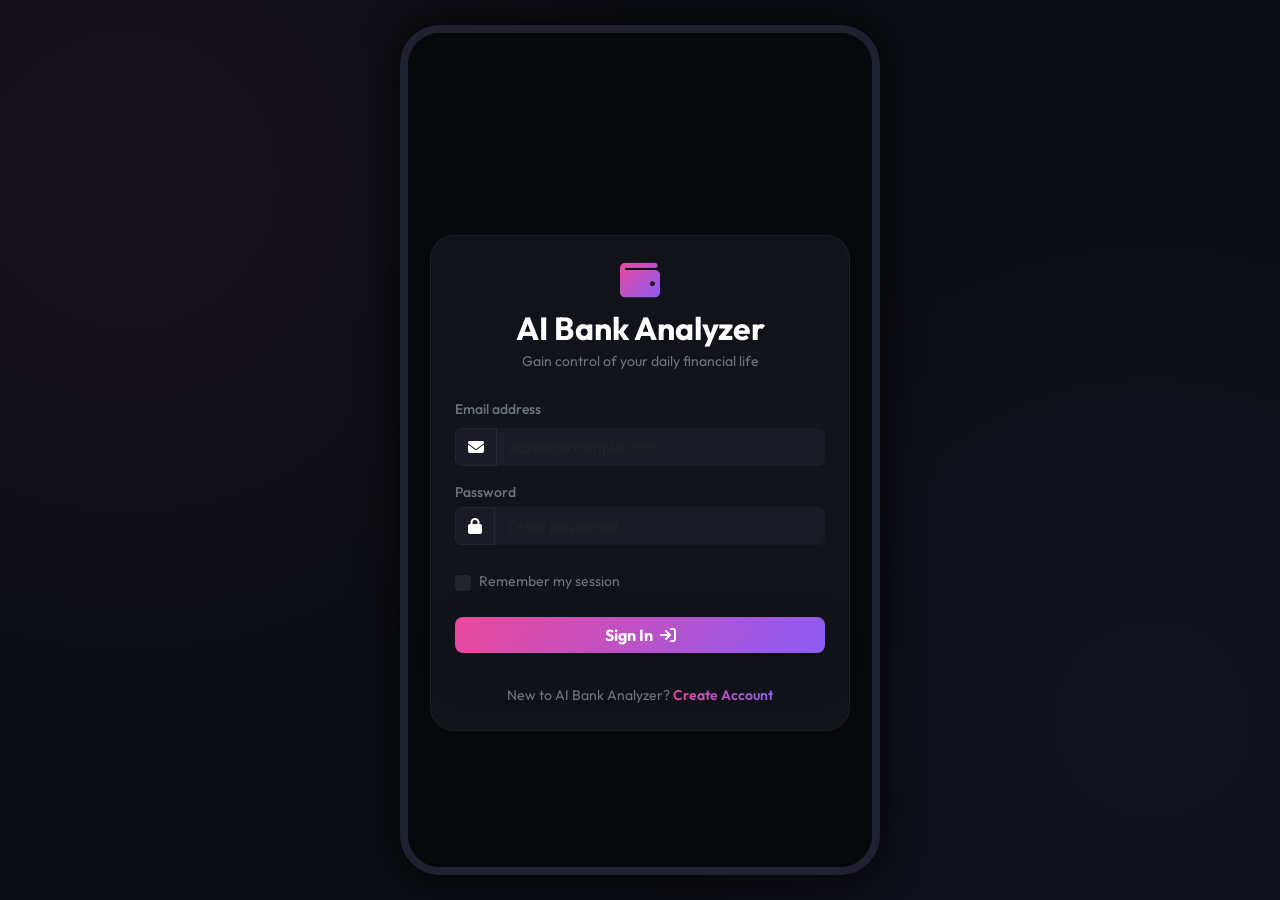
<file: login.html>
<!DOCTYPE html>
<html lang="en" data-theme="dark">
<head>
    <meta charset="UTF-8">
    <meta name="viewport" content="width=device-width, initial-scale=1.0, maximum-scale=1.0, user-scalable=no">
    <title>Sign In - AI Bank Analyzer</title>
    <link href="https://fonts.googleapis.com/css2?family=Outfit:wght@300;400;500;600;700;800&display=swap" rel="stylesheet">
    <link rel="stylesheet" href="https://cdnjs.cloudflare.com/ajax/libs/font-awesome/6.4.0/css/all.min.css">
    <link href="https://cdn.jsdelivr.net/npm/bootstrap@5.3.0/dist/css/bootstrap.min.css" rel="stylesheet">
    <link rel="stylesheet" href="css/style.css">
</head>
<body>
    <div class="app-container">
        <div class="auth-wrapper d-flex align-items-center justify-content-center min-vh-100 px-3">
            <div class="auth-card glass-panel w-100 p-4" style="max-width: 420px;">
                <div class="text-center mb-4">
                    <div class="auth-logo mb-2">
                        <i class="fa-solid fa-wallet gradient-text fs-1"></i>
                    </div>
                    <h2 class="fw-bold tracking-tight mb-1">AI Bank Analyzer</h2>
                    <p class="text-secondary small">Gain control of your daily financial life</p>
                </div>

                <!-- Alert container for error/success messages -->
                <div id="alertContainer"></div>

                <form id="loginForm">
                    <div class="mb-3">
                        <label for="email" class="form-label text-secondary small fw-medium">Email address</label>
                        <div class="input-group">
                            <span class="input-group-text border-0 bg-dark-subtle text-secondary"><i class="fa-solid fa-envelope"></i></span>
                            <input type="email" class="form-control border-0 bg-dark-subtle text-white" id="email" required placeholder="name@example.com">
                        </div>
                    </div>
                    
                    <div class="mb-4">
                        <div class="d-flex justify-content-between align-items-center mb-1">
                            <label for="password" class="form-label text-secondary small fw-medium mb-0">Password</label>
                        </div>
                        <div class="input-group">
                            <span class="input-group-text border-0 bg-dark-subtle text-secondary"><i class="fa-solid fa-lock"></i></span>
                            <input type="password" class="form-control border-0 bg-dark-subtle text-white" id="password" required placeholder="Enter password">
                        </div>
                    </div>

                    <div class="mb-4 form-check d-flex align-items-center">
                        <input type="checkbox" class="form-check-input bg-dark border-0" id="remember">
                        <label class="form-check-label text-secondary small ms-2" for="remember">Remember my session</label>
                    </div>

                    <button type="submit" class="btn btn-primary w-100 py-2.5 rounded-3 fw-bold border-0 shadow-lg gradient-btn mb-3">
                        Sign In <i class="fa-solid fa-arrow-right-to-bracket ms-1"></i>
                    </button>
                </form>

                <div class="text-center mt-3">
                    <p class="text-secondary small mb-0">
                        New to AI Bank Analyzer? 
                        <a href="register.html" class="gradient-text fw-semibold text-decoration-none">Create Account</a>
                    </p>
                </div>
            </div>
        </div>
    </div>

    <!-- Bootstrap 5 JS -->
    <script src="https://cdn.jsdelivr.net/npm/bootstrap@5.3.0/dist/js/bootstrap.bundle.min.js"></script>
    <script src="js/auth.js"></script>
    <script>
        document.addEventListener('DOMContentLoaded', () => {
            // Check if already authenticated
            checkAnonymousSession();

            // Handle Login Form
            document.getElementById('loginForm').addEventListener('submit', async (e) => {
                e.preventDefault();
                const email = document.getElementById('email').value.trim();
                const password = document.getElementById('password').value;
                const remember = document.getElementById('remember').checked;
                
                const alerts = document.getElementById('alertContainer');
                alerts.innerHTML = '';

                try {
                    const response = await apiFetch('/api/auth/login', {
                        method: 'POST',
                        body: { email, password, remember }
                    });
                    
                    if (!response) return;
                    const data = await response.json();
                    
                    if (data.status === 'ok') {
                        window.location.href = 'index.html';
                    } else {
                        alerts.innerHTML = `
                            <div class="alert alert-danger border-0 text-white bg-opacity-10 bg-danger mb-3" role="alert">
                                <small>${data.message}</small>
                            </div>
                        `;
                    }
                } catch (err) {
                    alerts.innerHTML = `
                        <div class="alert alert-danger border-0 text-white bg-opacity-10 bg-danger mb-3" role="alert">
                            <small>${err.message}</small>
                        </div>
                    `;
                }
            });
        });
    </script>
</body>
</html>
</file>
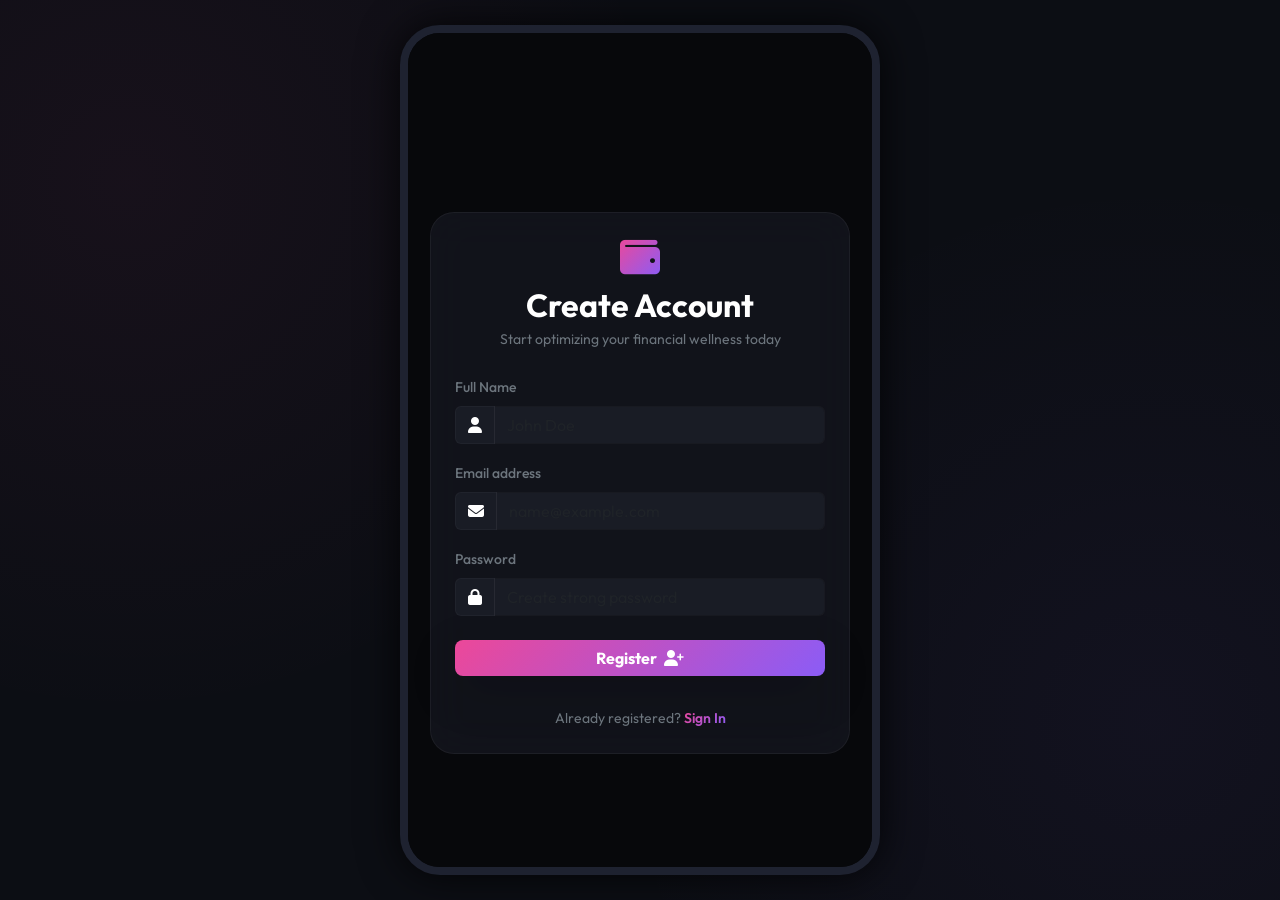
<file: register.html>
<!DOCTYPE html>
<html lang="en" data-theme="dark">
<head>
    <meta charset="UTF-8">
    <meta name="viewport" content="width=device-width, initial-scale=1.0, maximum-scale=1.0, user-scalable=no">
    <title>Create Account - AI Bank Analyzer</title>
    <link href="https://fonts.googleapis.com/css2?family=Outfit:wght@300;400;500;600;700;800&display=swap" rel="stylesheet">
    <link rel="stylesheet" href="https://cdnjs.cloudflare.com/ajax/libs/font-awesome/6.4.0/css/all.min.css">
    <link href="https://cdn.jsdelivr.net/npm/bootstrap@5.3.0/dist/css/bootstrap.min.css" rel="stylesheet">
    <link rel="stylesheet" href="css/style.css">
</head>
<body>
    <div class="app-container">
        <div class="auth-wrapper d-flex align-items-center justify-content-center min-vh-100 px-3">
            <div class="auth-card glass-panel w-100 p-4" style="max-width: 420px;">
                <div class="text-center mb-4">
                    <div class="auth-logo mb-2">
                        <i class="fa-solid fa-wallet gradient-text fs-1"></i>
                    </div>
                    <h2 class="fw-bold tracking-tight mb-1">Create Account</h2>
                    <p class="text-secondary small">Start optimizing your financial wellness today</p>
                </div>

                <!-- Alert container for error/success messages -->
                <div id="alertContainer"></div>

                <form id="registerForm">
                    <div class="mb-3">
                        <label for="name" class="form-label text-secondary small fw-medium">Full Name</label>
                        <div class="input-group">
                            <span class="input-group-text border-0 bg-dark-subtle text-secondary"><i class="fa-solid fa-user"></i></span>
                            <input type="text" class="form-control border-0 bg-dark-subtle text-white" id="name" required placeholder="John Doe">
                        </div>
                    </div>

                    <div class="mb-3">
                        <label for="email" class="form-label text-secondary small fw-medium">Email address</label>
                        <div class="input-group">
                            <span class="input-group-text border-0 bg-dark-subtle text-secondary"><i class="fa-solid fa-envelope"></i></span>
                            <input type="email" class="form-control border-0 bg-dark-subtle text-white" id="email" required placeholder="name@example.com">
                        </div>
                    </div>
                    
                    <div class="mb-4">
                        <label for="password" class="form-label text-secondary small fw-medium">Password</label>
                        <div class="input-group">
                            <span class="input-group-text border-0 bg-dark-subtle text-secondary"><i class="fa-solid fa-lock"></i></span>
                            <input type="password" class="form-control border-0 bg-dark-subtle text-white" id="password" required placeholder="Create strong password">
                        </div>
                    </div>

                    <button type="submit" class="btn btn-primary w-100 py-2.5 rounded-3 fw-bold border-0 shadow-lg gradient-btn mb-3">
                        Register <i class="fa-solid fa-user-plus ms-1"></i>
                    </button>
                </form>

                <div class="text-center mt-3">
                    <p class="text-secondary small mb-0">
                        Already registered? 
                        <a href="login.html" class="gradient-text fw-semibold text-decoration-none">Sign In</a>
                    </p>
                </div>
            </div>
        </div>
    </div>

    <!-- Bootstrap 5 JS -->
    <script src="https://cdn.jsdelivr.net/npm/bootstrap@5.3.0/dist/js/bootstrap.bundle.min.js"></script>
    <script src="js/auth.js"></script>
    <script>
        document.addEventListener('DOMContentLoaded', () => {
            // Check if already authenticated
            checkAnonymousSession();

            // Handle Register Form
            document.getElementById('registerForm').addEventListener('submit', async (e) => {
                e.preventDefault();
                const name = document.getElementById('name').value.trim();
                const email = document.getElementById('email').value.trim();
                const password = document.getElementById('password').value;
                
                const alerts = document.getElementById('alertContainer');
                alerts.innerHTML = '';

                try {
                    const response = await apiFetch('/api/auth/register', {
                        method: 'POST',
                        body: { name, email, password }
                    });
                    
                    if (!response) return;
                    const data = await response.json();
                    
                    if (data.status === 'ok') {
                        alerts.innerHTML = `
                            <div class="alert alert-success border-0 text-white bg-opacity-10 bg-success mb-3" role="alert">
                                <small>Registration successful! Redirecting...</small>
                            </div>
                        `;
                        setTimeout(() => {
                            window.location.href = 'index.html';
                        }, 1200);
                    } else {
                        alerts.innerHTML = `
                            <div class="alert alert-danger border-0 text-white bg-opacity-10 bg-danger mb-3" role="alert">
                                <small>${data.message}</small>
                            </div>
                        `;
                    }
                } catch (err) {
                    alerts.innerHTML = `
                        <div class="alert alert-danger border-0 text-white bg-opacity-10 bg-danger mb-3" role="alert">
                            <small>${err.message}</small>
                        </div>
                    `;
                }
            });
        });
    </script>
</body>
</html>
</file>
<file: css/style.css>
/* style.css - AI Bank Analyzer Premium UI */

:root {
    --bg-dark: #07080b;
    --panel-dark: #111319;
    --panel-dark-subtle: #191c25;
    --border-dark: #222633;
    
    --primary-grad: linear-gradient(135deg, #ec4899 0%, #8b5cf6 100%);
    --primary-color: #ec4899;
    --secondary-color: #8b5cf6;
    --accent-red: #ef4444;
    
    --text-white: #ffffff;
    --text-secondary: #94a3b8;
    --text-muted: #64748b;
    
    --font-outfit: 'Outfit', sans-serif;
}

body {
    background-color: #030406;
    color: var(--text-white);
    font-family: var(--font-outfit);
    margin: 0;
    padding: 0;
    min-height: 100vh;
    display: flex;
    justify-content: center;
    align-items: center;
    overflow-x: hidden;
}

/* App container that acts as a real mobile frame on desktop */
.app-container {
    width: 100%;
    max-width: 480px;
    min-height: 100vh;
    background-color: var(--bg-dark);
    position: relative;
    box-shadow: 0 0 40px rgba(0, 0, 0, 0.8);
    display: flex;
    flex-direction: column;
}

@media (min-width: 481px) {
    body {
        background-color: #0c0e14;
        background-image: radial-gradient(circle at 10% 20%, rgba(236, 72, 153, 0.05) 0%, transparent 40%),
                          radial-gradient(circle at 90% 80%, rgba(139, 92, 246, 0.05) 0%, transparent 40%);
    }
    .app-container {
        min-height: 92vh;
        height: 850px;
        border-radius: 40px;
        overflow: hidden;
        border: 8px solid #1e2230;
    }
}

/* Common UI Elements */
.glass-panel {
    background: rgba(25, 28, 37, 0.6);
    backdrop-filter: blur(20px);
    -webkit-backdrop-filter: blur(20px);
    border: 1px solid rgba(255, 255, 255, 0.05);
}

.gradient-text {
    background: var(--primary-grad);
    -webkit-background-clip: text;
    -webkit-text-fill-color: transparent;
}

.gradient-btn {
    background: var(--primary-grad);
    border: none;
    transition: opacity 0.2s ease, transform 0.1s ease;
}

.gradient-btn:hover {
    opacity: 0.9;
}

.gradient-btn:active {
    transform: scale(0.98);
}

/* Custom Alert Styling */
.alert {
    border-radius: 12px;
}

/* Auth Screens styling */
.auth-wrapper {
    background-color: var(--bg-dark);
}

.auth-card {
    border-radius: 24px;
}

.input-group-text, .form-control, .form-select {
    background-color: var(--panel-dark-subtle) !important;
    color: var(--text-white) !important;
    border: 1px solid rgba(255, 255, 255, 0.03) !important;
}

.form-control:focus, .form-select:focus {
    box-shadow: 0 0 0 2px rgba(236, 72, 153, 0.2) !important;
    border-color: var(--primary-color) !important;
}

/* Mobile Frame Internal Layout */
.mobile-frame {
    display: flex;
    flex-direction: column;
    height: 100%;
    flex-grow: 1;
}

.app-header {
    background-color: rgba(7, 8, 11, 0.85);
    backdrop-filter: blur(10px);
    position: sticky;
    top: 0;
    z-index: 100;
}

.profile-btn {
    width: 38px;
    height: 38px;
    border-radius: 50%;
    font-size: 0.95rem;
    cursor: pointer;
}

.tabs-container {
    flex-grow: 1;
    overflow-y: auto;
    padding-bottom: 90px; /* Leave space for bottom nav */
}

/* Hide scrollbars but keep functionality */
.scrollbar-hidden::-webkit-scrollbar {
    display: none;
}
.scrollbar-hidden {
    -ms-overflow-style: none;
    scrollbar-width: none;
}

/* Balance Card */
.balance-card {
    background: linear-gradient(135deg, rgba(236, 72, 153, 0.08) 0%, rgba(139, 92, 246, 0.08) 100%);
    border: 1px solid rgba(236, 72, 153, 0.15);
    box-shadow: 0 8px 32px rgba(0, 0, 0, 0.3);
}

.balance-card h1 {
    font-size: 2.85rem;
    font-weight: 800;
    letter-spacing: -0.03em;
}

/* Category Filter Buttons */
.btn-category-filter {
    background-color: var(--panel-dark);
    color: var(--text-secondary);
    border: 1px solid rgba(255, 255, 255, 0.05);
    border-radius: 20px;
    padding: 6px 16px;
    font-size: 0.85rem;
    white-space: nowrap;
    transition: all 0.2s ease;
}

.btn-category-filter.active, .btn-category-filter:hover {
    background-color: var(--panel-dark-subtle);
    color: var(--text-white);
    border-color: var(--primary-color);
}

/* Transaction List Items */
.transaction-item {
    background-color: var(--panel-dark);
    border: 1px solid rgba(255, 255, 255, 0.03);
    border-radius: 16px;
    padding: 14px 16px;
    display: flex;
    justify-content: space-between;
    align-items: center;
    transition: transform 0.2s ease, background-color 0.2s ease;
    cursor: pointer;
}

.transaction-item:hover {
    background-color: var(--panel-dark-subtle);
    transform: translateY(-1px);
}

.transaction-item-left {
    display: flex;
    align-items: center;
    gap: 14px;
}

.category-icon {
    width: 44px;
    height: 44px;
    border-radius: 12px;
    display: flex;
    align-items: center;
    justify-content: center;
    font-size: 1.15rem;
}

.transaction-details h6 {
    font-size: 0.95rem;
    margin-bottom: 2px;
}

.transaction-details p {
    margin-bottom: 0;
    font-size: 0.75rem;
}

.transaction-item-right {
    text-align: right;
}

.transaction-amount {
    font-weight: 700;
    font-size: 1.05rem;
}

.transaction-amount.expense {
    color: var(--text-white);
}

.transaction-amount.income {
    color: #10b981;
}

/* Bottom Navigation Bar */
.bottom-nav {
    background-color: rgba(17, 19, 25, 0.92);
    backdrop-filter: blur(20px);
    position: absolute;
    bottom: 0;
    left: 0;
    right: 0;
    height: 70px;
    z-index: 100;
}

.bottom-nav .nav-item {
    color: var(--text-muted);
    border: none;
    background: none;
    font-size: 0.65rem;
    font-weight: 500;
    padding: 4px 10px;
    transition: color 0.2s ease;
    flex: 1;
}

.bottom-nav .nav-item i {
    transition: transform 0.2s ease;
}

.bottom-nav .nav-item.active {
    color: var(--primary-color);
}

.bottom-nav .nav-item.active i {
    transform: translateY(-2px);
}

/* Floating FAB Action Button */
.fab-btn {
    width: 60px;
    height: 60px;
    background: var(--primary-grad);
    border: none;
    border-radius: 50%;
    margin-top: -36px;
    box-shadow: 0 8px 24px rgba(236, 72, 153, 0.4);
    z-index: 110;
    transition: transform 0.2s ease;
}

.fab-btn:hover {
    transform: translateY(-2px) scale(1.05);
}

.fab-btn:active {
    transform: translateY(1px) scale(0.95);
}

/* Bottom Sheet Modal Styling */
.bottom-sheet .modal-dialog {
    align-items: flex-end;
    display: flex;
    min-height: 100%;
}

.bottom-sheet .modal-content {
    border-radius: 32px 32px 0 0 !important;
    background-color: var(--bg-dark) !important;
    border-top: 1px solid rgba(255, 255, 255, 0.08) !important;
}

.btn-dark-pills {
    background-color: var(--panel-dark);
    color: var(--text-secondary);
    border: 1px solid rgba(255, 255, 255, 0.05);
    border-radius: 8px;
    font-size: 0.75rem;
    transition: all 0.2s ease;
}

.btn-dark-pills:hover {
    background-color: var(--panel-dark-subtle);
    color: var(--text-white);
}

/* Category Grid on Add Modal */
.category-grid {
    display: grid;
    grid-template-columns: repeat(4, 1fr);
    gap: 10px;
}

.category-item {
    background-color: var(--panel-dark);
    border: 1px solid rgba(255, 255, 255, 0.03);
    border-radius: 16px;
    padding: 10px 4px;
    text-align: center;
    cursor: pointer;
    transition: all 0.2s ease;
    display: flex;
    flex-direction: column;
    align-items: center;
    gap: 6px;
}

.category-item:hover {
    background-color: var(--panel-dark-subtle);
}

.category-item.selected {
    border-color: var(--primary-color);
    background-color: rgba(236, 72, 153, 0.08);
}

.category-item .icon-circle {
    width: 38px;
    height: 38px;
    border-radius: 50%;
    display: flex;
    align-items: center;
    justify-content: center;
    font-size: 0.95rem;
}

.category-item span {
    font-size: 0.7rem;
    font-weight: 500;
    color: var(--text-secondary);
}

.category-item.selected span {
    color: var(--text-white);
}

/* Chart styling */
.chart-wrapper {
    background-color: var(--panel-dark);
    border: 1px solid rgba(255, 255, 255, 0.03);
}

/* Stats Progress list */
.progress-list-item {
    background-color: var(--panel-dark-subtle);
    border-radius: 12px;
    padding: 12px;
}

.progress-bar-sm {
    height: 6px !important;
    border-radius: 3px;
    overflow: hidden;
}

/* AI Financial Insights Cards */
.insight-card {
    background: linear-gradient(135deg, rgba(139, 92, 246, 0.05) 0%, rgba(236, 72, 153, 0.05) 100%);
    border: 1px solid rgba(139, 92, 246, 0.15);
    border-radius: 16px;
    padding: 16px;
    position: relative;
    overflow: hidden;
}

.insight-card::before {
    content: '';
    position: absolute;
    top: 0;
    left: 0;
    width: 4px;
    height: 100%;
    background: var(--primary-grad);
}
</file>
